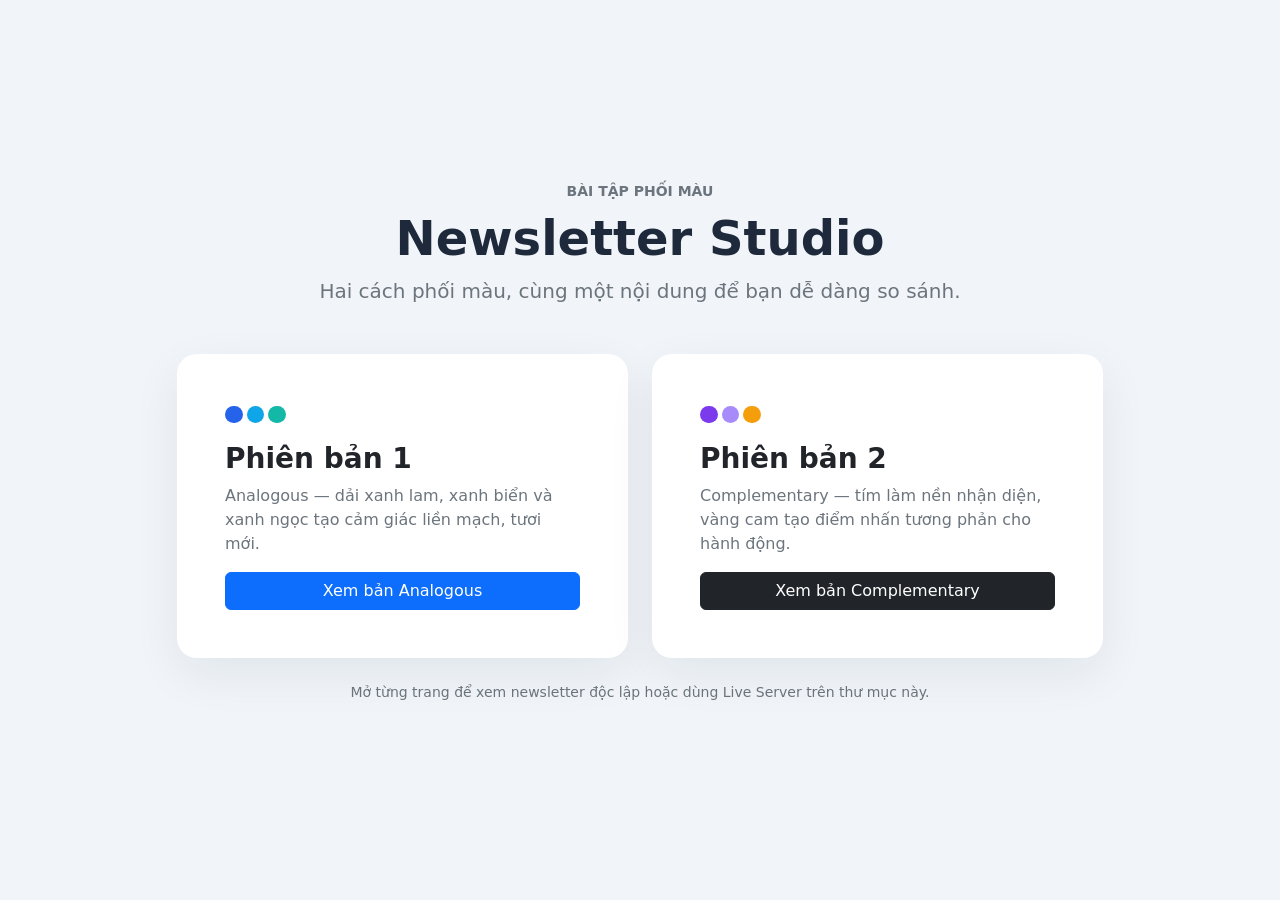
<file: newsletter-project/index.html>
<!doctype html>
<html lang="vi">
<head>
  <meta charset="utf-8">
  <meta name="viewport" content="width=device-width, initial-scale=1">
  <meta name="description" content="Hai phiên bản newsletter được phối màu theo Analogous và Complementary.">
  <title>Newsletter Studio — Chọn phiên bản</title>
  <link href="https://cdn.jsdelivr.net/npm/bootstrap@5.3.3/dist/css/bootstrap.min.css" rel="stylesheet">
  <style>
    body { min-height: 100vh; display: grid; place-items: center; background: #f1f5f9; color: #1e293b; }
    .choice { border: 0; border-radius: 1.25rem; box-shadow: 0 1rem 3rem #0f172a12; }
    .swatch { display:inline-block; width:1.1rem; height:1.1rem; border-radius:50%; vertical-align:middle; margin-right:.25rem; }
  </style>
</head>
<body>
  <main class="container py-5">
    <div class="text-center mb-5">
      <p class="text-uppercase small fw-bold text-secondary mb-2">Bài tập phối màu</p>
      <h1 class="display-5 fw-bold">Newsletter Studio</h1>
      <p class="lead text-secondary">Hai cách phối màu, cùng một nội dung để bạn dễ dàng so sánh.</p>
    </div>
    <div class="row g-4 justify-content-center">
      <div class="col-md-6 col-lg-5"><article class="card choice h-100"><div class="card-body p-4 p-lg-5">
        <div class="mb-3"><span class="swatch" style="background:#2563EB"></span><span class="swatch" style="background:#0EA5E9"></span><span class="swatch" style="background:#14B8A6"></span></div>
        <h2 class="h3 fw-bold">Phiên bản 1</h2><p class="text-secondary">Analogous — dải xanh lam, xanh biển và xanh ngọc tạo cảm giác liền mạch, tươi mới.</p>
        <a class="btn btn-primary w-100" href="newsletter-version-1.html">Xem bản Analogous</a>
      </div></article></div>
      <div class="col-md-6 col-lg-5"><article class="card choice h-100"><div class="card-body p-4 p-lg-5">
        <div class="mb-3"><span class="swatch" style="background:#7C3AED"></span><span class="swatch" style="background:#A78BFA"></span><span class="swatch" style="background:#F59E0B"></span></div>
        <h2 class="h3 fw-bold">Phiên bản 2</h2><p class="text-secondary">Complementary — tím làm nền nhận diện, vàng cam tạo điểm nhấn tương phản cho hành động.</p>
        <a class="btn btn-dark w-100" href="newsletter-version-2.html">Xem bản Complementary</a>
      </div></article></div>
    </div>
    <p class="small text-center text-secondary mt-4">Mở từng trang để xem newsletter độc lập hoặc dùng Live Server trên thư mục này.</p>
  </main>
</body>
</html>
</file>
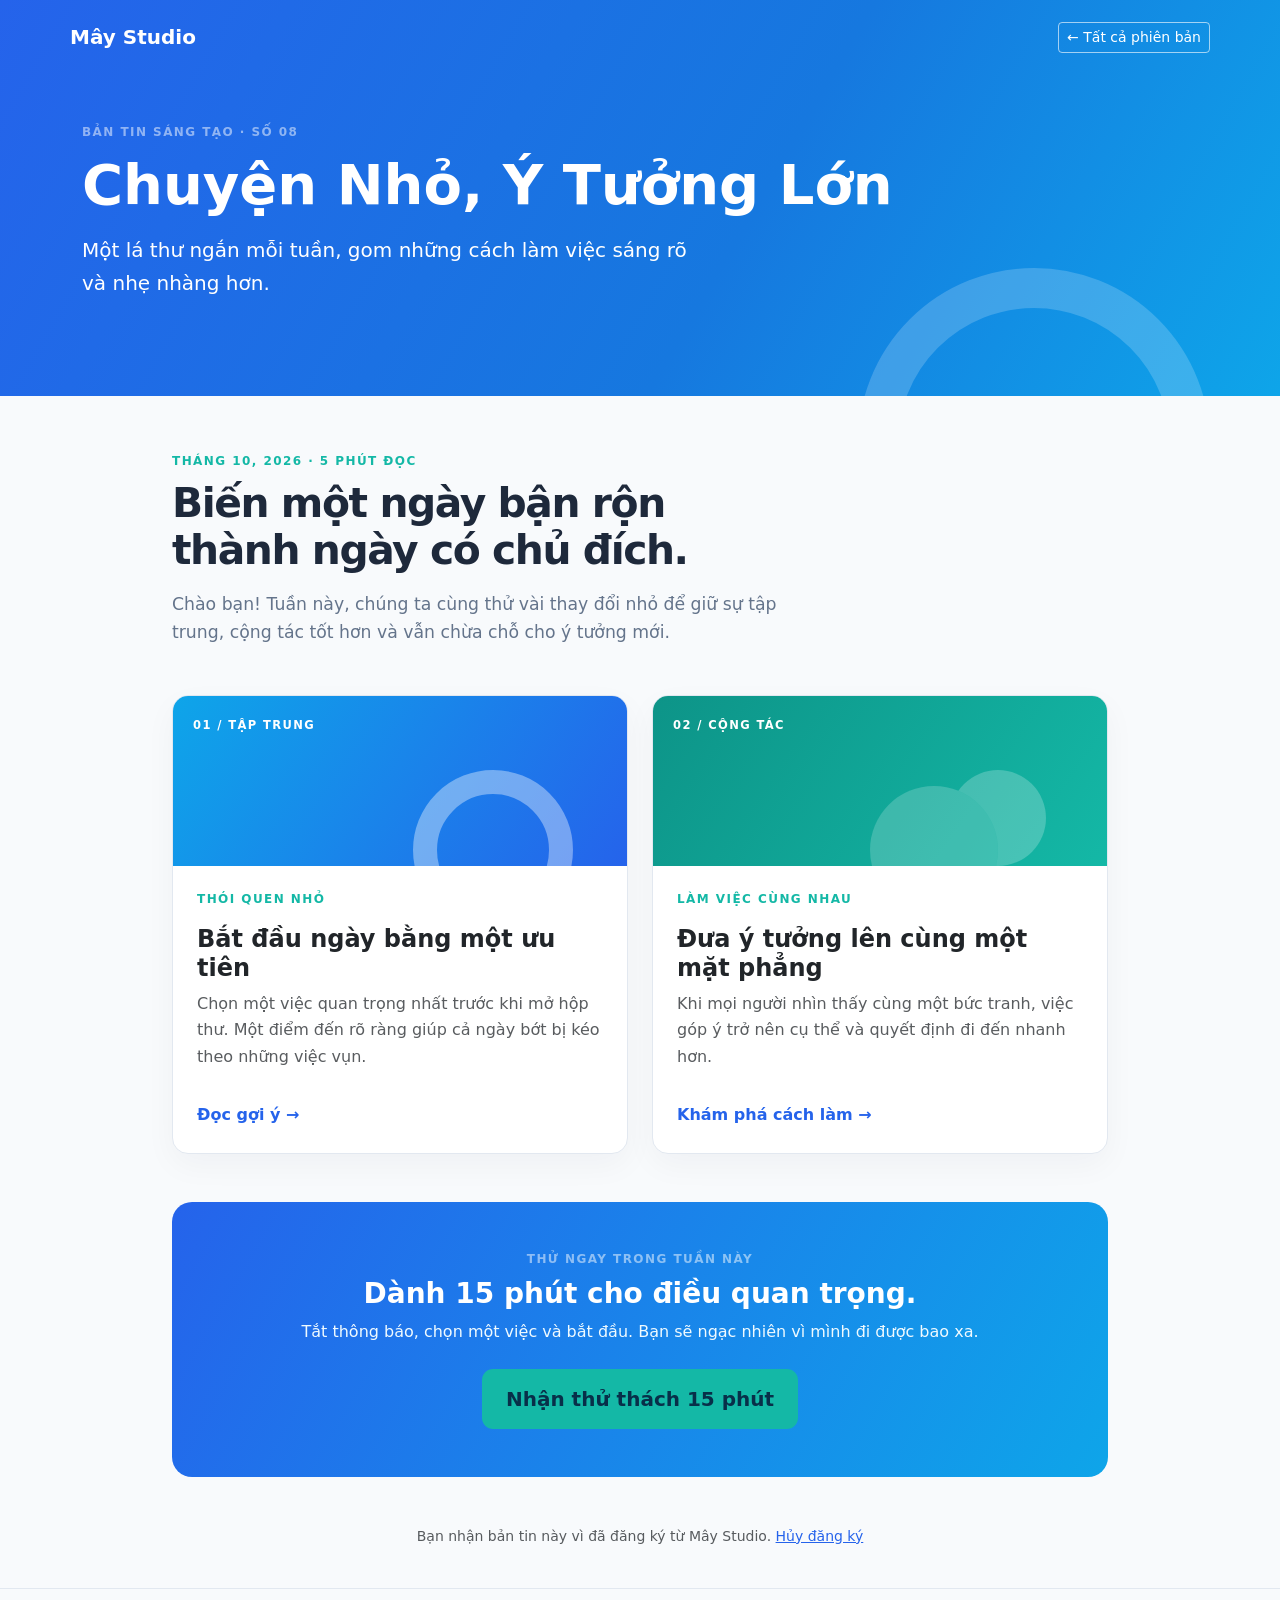
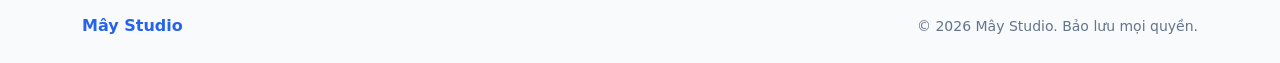
<file: newsletter-project/newsletter-version-1.html>
<!doctype html>
<html lang="vi">
<head>
  <meta charset="utf-8">
  <meta name="viewport" content="width=device-width, initial-scale=1">
  <meta name="description" content="Bản tin Chuyện Nhỏ, Ý Tưởng Lớn — phối màu Analogous.">
  <title>Chuyện Nhỏ, Ý Tưởng Lớn — Analogous</title>
  <link href="https://cdn.jsdelivr.net/npm/bootstrap@5.3.3/dist/css/bootstrap.min.css" rel="stylesheet">
  <link rel="stylesheet" href="css/common.css">
  <link rel="stylesheet" href="css/style1.css">
</head>
<body>
  <a class="skip-link" href="#main-content">Đi tới nội dung</a>
  <header class="newsletter-header primary-bg">
    <nav class="container navbar navbar-expand-sm py-3" aria-label="Điều hướng chính">
      <a class="navbar-brand fw-bold text-white" href="index.html">Mây Studio</a>
      <a class="btn btn-sm header-link ms-auto" href="index.html">← Tất cả phiên bản</a>
    </nav>
    <div class="container header-intro py-5 py-lg-6">
      <p class="eyebrow text-white-50 mb-2">BẢN TIN SÁNG TẠO · SỐ 08</p>
      <h1 class="display-4 fw-bold text-white mb-3">Chuyện Nhỏ,<br class="d-sm-none"> Ý Tưởng Lớn</h1>
      <p class="lead text-white header-copy mb-0">Một lá thư ngắn mỗi tuần, gom những cách làm việc sáng rõ và nhẹ nhàng hơn.</p>
    </div>
    <div class="header-orb" aria-hidden="true"></div>
  </header>
  <main id="main-content" class="container content-wrap">
    <section class="welcome-block mb-5">
      <p class="eyebrow text-accent mb-2">THÁNG 10, 2026 · 5 PHÚT ĐỌC</p>
      <h2 class="section-title">Biến một ngày bận rộn<br class="d-none d-sm-block"> thành ngày có chủ đích.</h2>
      <p class="section-copy">Chào bạn! Tuần này, chúng ta cùng thử vài thay đổi nhỏ để giữ sự tập trung, cộng tác tốt hơn và vẫn chừa chỗ cho ý tưởng mới.</p>
    </section>
    <div class="row g-4">
      <div class="col-md-6"><article class="story-card card h-100">
        <div class="story-art art-one"><span class="art-label">01 / TẬP TRUNG</span><span class="art-shape shape-one" aria-hidden="true"></span></div>
        <div class="card-body p-4"><p class="eyebrow text-accent">THÓI QUEN NHỎ</p><h3 class="h4 fw-bold">Bắt đầu ngày bằng một ưu tiên</h3><p class="text-muted mb-0">Chọn một việc quan trọng nhất trước khi mở hộp thư. Một điểm đến rõ ràng giúp cả ngày bớt bị kéo theo những việc vụn.</p></div>
        <div class="card-footer bg-transparent border-0 px-4 pb-4"><a href="#cta" class="story-link">Đọc gợi ý <span aria-hidden="true">→</span></a></div>
      </article></div>
      <div class="col-md-6"><article class="story-card card h-100">
        <div class="story-art art-two"><span class="art-label">02 / CỘNG TÁC</span><span class="art-shape shape-two" aria-hidden="true"></span></div>
        <div class="card-body p-4"><p class="eyebrow text-accent">LÀM VIỆC CÙNG NHAU</p><h3 class="h4 fw-bold">Đưa ý tưởng lên cùng một mặt phẳng</h3><p class="text-muted mb-0">Khi mọi người nhìn thấy cùng một bức tranh, việc góp ý trở nên cụ thể và quyết định đi đến nhanh hơn.</p></div>
        <div class="card-footer bg-transparent border-0 px-4 pb-4"><a href="#cta" class="story-link">Khám phá cách làm <span aria-hidden="true">→</span></a></div>
      </article></div>
    </div>
    <section id="cta" class="cta-panel text-center my-5 p-4 p-md-5">
      <p class="eyebrow text-white-50 mb-2">THỬ NGAY TRONG TUẦN NÀY</p><h2 class="h3 text-white fw-bold">Dành 15 phút cho điều quan trọng.</h2>
      <p class="text-white-75 mb-4">Tắt thông báo, chọn một việc và bắt đầu. Bạn sẽ ngạc nhiên vì mình đi được bao xa.</p>
      <a class="btn btn-primary-custom btn-lg" href="mailto:hello@maystudio.example?subject=Thu%20thach%2015%20phut">Nhận thử thách 15 phút</a>
    </section>
    <p class="text-center small text-muted pb-4">Bạn nhận bản tin này vì đã đăng ký từ Mây Studio. <a href="mailto:hello@maystudio.example?subject=Huy%20dang%20ky">Hủy đăng ký</a></p>
  </main>
  <footer class="newsletter-footer py-4"><div class="container d-flex flex-column flex-sm-row justify-content-between align-items-center gap-2"><a class="fw-bold text-decoration-none" href="index.html">Mây Studio</a><small>© 2026 Mây Studio. Bảo lưu mọi quyền.</small></div></footer>
</body>
</html>
</file>
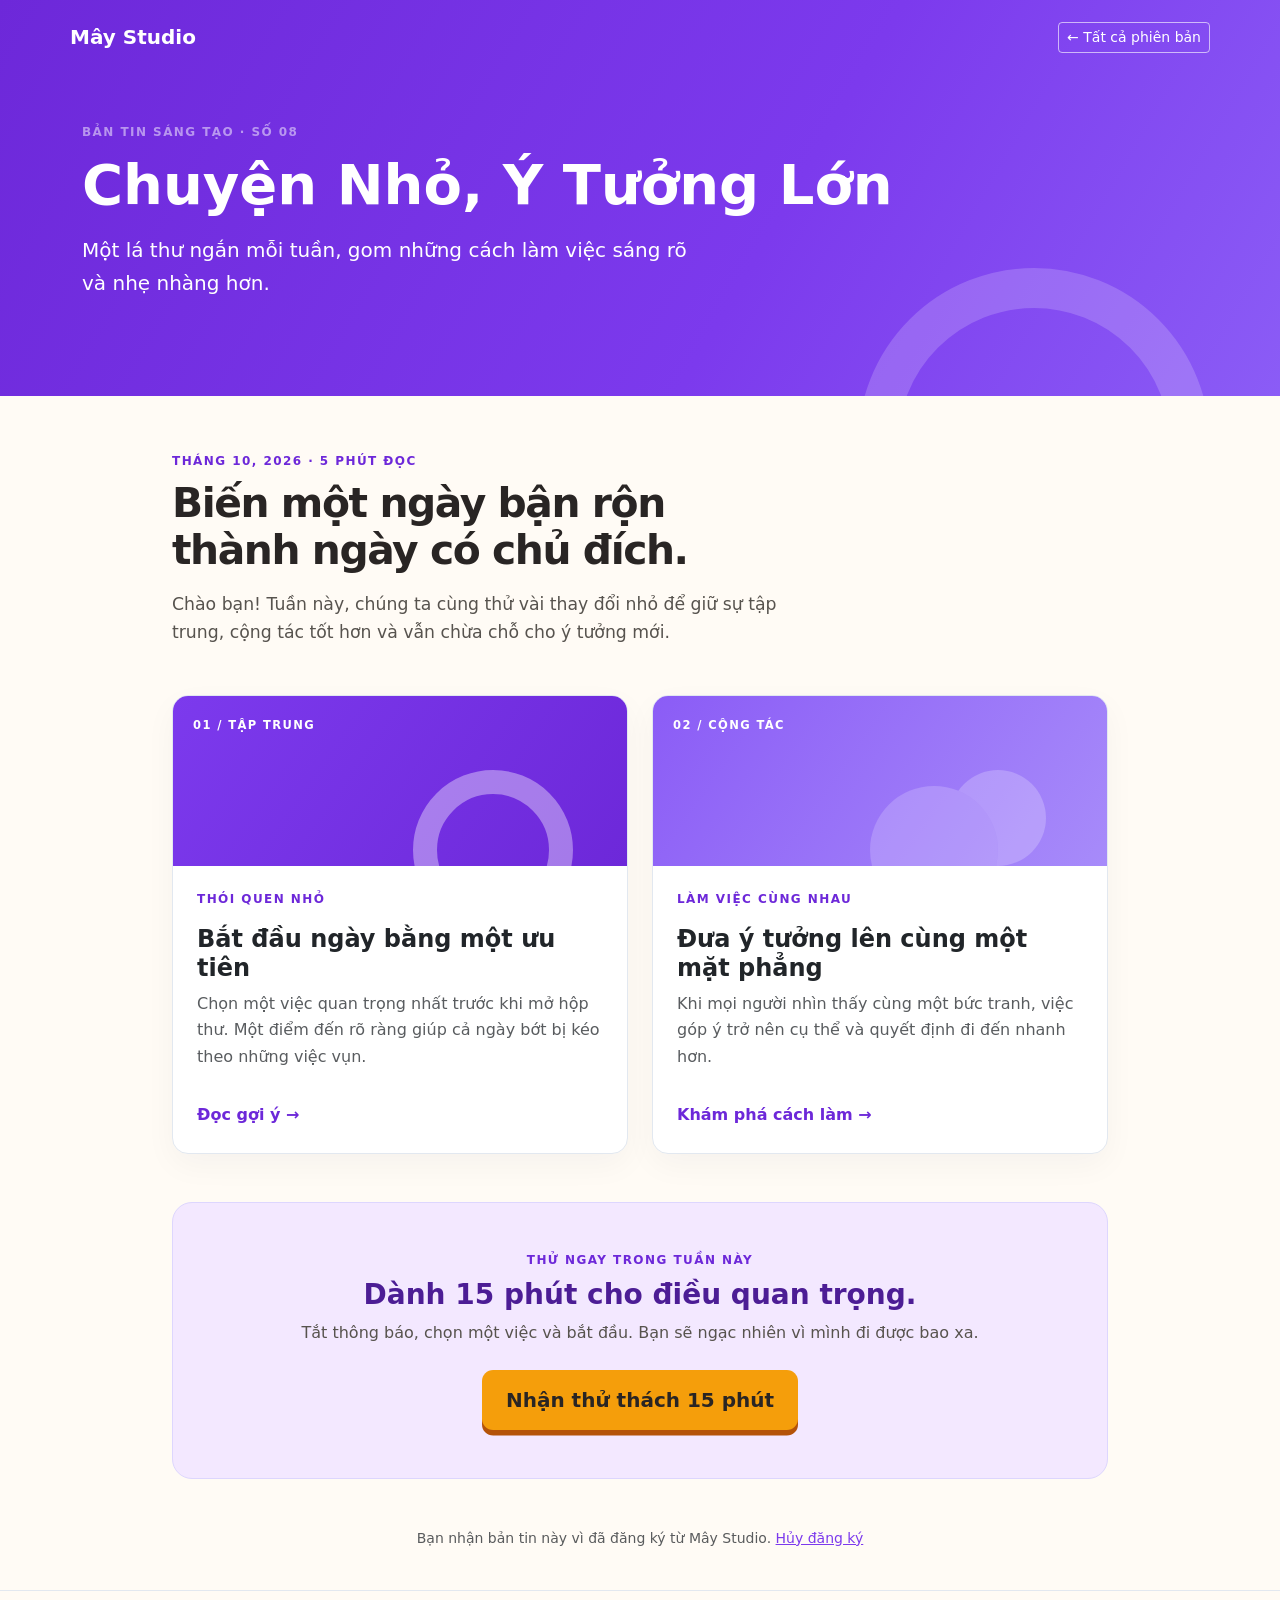
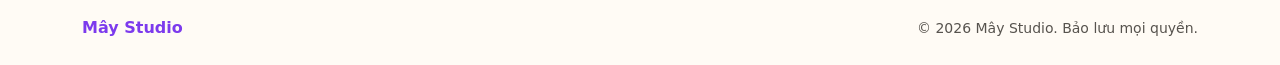
<file: newsletter-project/newsletter-version-2.html>
<!doctype html>
<html lang="vi">
<head>
  <meta charset="utf-8">
  <meta name="viewport" content="width=device-width, initial-scale=1">
  <meta name="description" content="Bản tin Chuyện Nhỏ, Ý Tưởng Lớn — phối màu Complementary.">
  <title>Chuyện Nhỏ, Ý Tưởng Lớn — Complementary</title>
  <link href="https://cdn.jsdelivr.net/npm/bootstrap@5.3.3/dist/css/bootstrap.min.css" rel="stylesheet">
  <link rel="stylesheet" href="css/common.css">
  <link rel="stylesheet" href="css/style2.css">
</head>
<body>
  <a class="skip-link" href="#main-content">Đi tới nội dung</a>
  <header class="newsletter-header primary-bg">
    <nav class="container navbar navbar-expand-sm py-3" aria-label="Điều hướng chính">
      <a class="navbar-brand fw-bold text-white" href="index.html">Mây Studio</a>
      <a class="btn btn-sm header-link ms-auto" href="index.html">← Tất cả phiên bản</a>
    </nav>
    <div class="container header-intro py-5 py-lg-6">
      <p class="eyebrow text-white-50 mb-2">BẢN TIN SÁNG TẠO · SỐ 08</p>
      <h1 class="display-4 fw-bold text-white mb-3">Chuyện Nhỏ,<br class="d-sm-none"> Ý Tưởng Lớn</h1>
      <p class="lead text-white header-copy mb-0">Một lá thư ngắn mỗi tuần, gom những cách làm việc sáng rõ và nhẹ nhàng hơn.</p>
    </div>
    <div class="header-orb" aria-hidden="true"></div>
  </header>
  <main id="main-content" class="container content-wrap">
    <section class="welcome-block mb-5">
      <p class="eyebrow text-accent mb-2">THÁNG 10, 2026 · 5 PHÚT ĐỌC</p>
      <h2 class="section-title">Biến một ngày bận rộn<br class="d-none d-sm-block"> thành ngày có chủ đích.</h2>
      <p class="section-copy">Chào bạn! Tuần này, chúng ta cùng thử vài thay đổi nhỏ để giữ sự tập trung, cộng tác tốt hơn và vẫn chừa chỗ cho ý tưởng mới.</p>
    </section>
    <div class="row g-4">
      <div class="col-md-6"><article class="story-card card h-100">
        <div class="story-art art-one"><span class="art-label">01 / TẬP TRUNG</span><span class="art-shape shape-one" aria-hidden="true"></span></div>
        <div class="card-body p-4"><p class="eyebrow text-accent">THÓI QUEN NHỎ</p><h3 class="h4 fw-bold">Bắt đầu ngày bằng một ưu tiên</h3><p class="text-muted mb-0">Chọn một việc quan trọng nhất trước khi mở hộp thư. Một điểm đến rõ ràng giúp cả ngày bớt bị kéo theo những việc vụn.</p></div>
        <div class="card-footer bg-transparent border-0 px-4 pb-4"><a href="#cta" class="story-link">Đọc gợi ý <span aria-hidden="true">→</span></a></div>
      </article></div>
      <div class="col-md-6"><article class="story-card card h-100">
        <div class="story-art art-two"><span class="art-label">02 / CỘNG TÁC</span><span class="art-shape shape-two" aria-hidden="true"></span></div>
        <div class="card-body p-4"><p class="eyebrow text-accent">LÀM VIỆC CÙNG NHAU</p><h3 class="h4 fw-bold">Đưa ý tưởng lên cùng một mặt phẳng</h3><p class="text-muted mb-0">Khi mọi người nhìn thấy cùng một bức tranh, việc góp ý trở nên cụ thể và quyết định đi đến nhanh hơn.</p></div>
        <div class="card-footer bg-transparent border-0 px-4 pb-4"><a href="#cta" class="story-link">Khám phá cách làm <span aria-hidden="true">→</span></a></div>
      </article></div>
    </div>
    <section id="cta" class="cta-panel text-center my-5 p-4 p-md-5">
      <p class="eyebrow cta-eyebrow mb-2">THỬ NGAY TRONG TUẦN NÀY</p><h2 class="h3 fw-bold">Dành 15 phút cho điều quan trọng.</h2>
      <p class="cta-copy mb-4">Tắt thông báo, chọn một việc và bắt đầu. Bạn sẽ ngạc nhiên vì mình đi được bao xa.</p>
      <a class="btn btn-primary-custom btn-lg" href="mailto:hello@maystudio.example?subject=Thu%20thach%2015%20phut">Nhận thử thách 15 phút</a>
    </section>
    <p class="text-center small text-muted pb-4">Bạn nhận bản tin này vì đã đăng ký từ Mây Studio. <a href="mailto:hello@maystudio.example?subject=Huy%20dang%20ky">Hủy đăng ký</a></p>
  </main>
  <footer class="newsletter-footer py-4"><div class="container d-flex flex-column flex-sm-row justify-content-between align-items-center gap-2"><a class="fw-bold text-decoration-none" href="index.html">Mây Studio</a><small>© 2026 Mây Studio. Bảo lưu mọi quyền.</small></div></footer>
</body>
</html>
</file>
<file: newsletter-project/css/common.css>
:root {
  color-scheme: light;
  --primary-color: #2563EB;
  --secondary-color: #0EA5E9;
  --accent-color: #14B8A6;
  --background-color: #F8FAFC;
  --text-color: #1E293B;
  --card-color: #FFFFFF;
  --muted-color: #64748B;
  --focus-color: #111827;
}

* { box-sizing: border-box; }
html { scroll-behavior: smooth; }
body { margin: 0; background: var(--background-color); color: var(--text-color); font-family: Inter, ui-sans-serif, system-ui, -apple-system, "Segoe UI", sans-serif; line-height: 1.65; }
a { color: var(--primary-color); }
a:hover { color: var(--secondary-color); }
a:focus-visible, .btn:focus-visible { outline: 3px solid var(--focus-color); outline-offset: 3px; box-shadow: 0 0 0 5px #fff; }
.skip-link { position: absolute; top: .5rem; left: .5rem; z-index: 20; padding: .65rem 1rem; transform: translateY(-160%); background: #fff; color: #111827; border-radius: .5rem; }
.skip-link:focus { transform: translateY(0); }
.primary-bg { background-color: var(--primary-color); }
.secondary-bg { background-color: var(--secondary-color); }
.accent-bg { background-color: var(--accent-color); }
.text-primary-color { color: var(--primary-color) !important; }
.text-accent { color: var(--accent-color); }
.newsletter-header { position: relative; overflow: hidden; isolation: isolate; }
.newsletter-header > *:not(.header-orb) { position: relative; z-index: 1; }
.header-intro { padding-bottom: 6rem !important; }
.header-copy { max-width: 39rem; }
.header-link { color: #fff; border: 1px solid #ffffff9c; }
.header-link:hover { color: var(--text-color); background: #fff; }
.header-orb { position: absolute; z-index: 0; width: 22rem; height: 22rem; right: max(5%, calc((100vw - 1140px) / 2)); bottom: -14rem; border: 2.5rem solid #ffffff24; border-radius: 50%; }
.content-wrap { max-width: 960px; padding-top: 3.5rem; }
.welcome-block { max-width: 690px; }
.eyebrow { font-size: .75rem; font-weight: 800; letter-spacing: .12em; }
.section-title { max-width: 650px; margin-bottom: 1rem; font-size: clamp(1.8rem, 4vw, 2.55rem); font-weight: 750; letter-spacing: -.035em; line-height: 1.15; }
.section-copy { max-width: 620px; color: var(--muted-color); font-size: 1.08rem; }
.story-card { overflow: hidden; border: 1px solid #e2e8f0; border-radius: 1rem; background: var(--card-color); box-shadow: 0 .7rem 2rem #0f172a0a; transition: transform .2s ease, box-shadow .2s ease; }
.story-card:hover { transform: translateY(-4px); box-shadow: 0 1rem 2.5rem #0f172a14; }
.story-art { position: relative; display: flex; align-items: flex-start; min-height: 170px; overflow: hidden; padding: 1.25rem; }
.art-label { position: relative; z-index: 1; color: #fff; font-size: .72rem; font-weight: 800; letter-spacing: .12em; }
.art-shape { position: absolute; display: block; border-radius: 50%; }
.shape-one { width: 10rem; height: 10rem; right: 12%; bottom: -4rem; border: 1.5rem solid #ffffff60; }
.shape-two { width: 8rem; height: 8rem; right: 24%; bottom: -3rem; background: #ffffff30; box-shadow: 4rem -2rem 0 -1rem #ffffff38; }
.story-link { color: var(--primary-color); font-weight: 700; text-decoration: none; }
.story-link:hover { text-decoration: underline; }
.cta-panel { border-radius: 1.25rem; }
.btn-primary-custom { padding: .8rem 1.4rem; border: 2px solid transparent; border-radius: .7rem; background: var(--accent-color); color: #082f49; font-weight: 750; }
.btn-primary-custom:hover { border-color: currentColor; background: var(--secondary-color); color: #082f49; }
.newsletter-footer { border-top: 1px solid #e2e8f0; color: var(--muted-color); }
.newsletter-footer a { color: var(--primary-color); }
@media (prefers-reduced-motion: reduce) { *, *::before, *::after { scroll-behavior: auto !important; transition-duration: .01ms !important; } }
@media (max-width: 575.98px) { .content-wrap { padding-top: 2.5rem; } .header-intro { padding-bottom: 4.5rem !important; } .story-art { min-height: 145px; } }
</file>
<file: newsletter-project/css/style1.css>
:root {
  --primary-color: #2563EB;
  --secondary-color: #0EA5E9;
  --accent-color: #14B8A6;
  --background-color: #F8FAFC;
  --text-color: #1E293B;
  --card-color: #FFFFFF;
  --muted-color: #64748B;
  --focus-color: #111827;
}
.newsletter-header { background-image: linear-gradient(120deg, var(--primary-color), #1678df 58%, var(--secondary-color)); }
.header-orb { border-color: #ffffff30; }
.art-one { background: linear-gradient(125deg, var(--secondary-color), var(--primary-color)); }
.art-two { background: linear-gradient(125deg, #0d9488, var(--accent-color)); }
.cta-panel { background: linear-gradient(120deg, var(--primary-color), var(--secondary-color)); }
.cta-panel .text-white-75 { color: #effaff; }
</file>
<file: newsletter-project/css/style2.css>
:root {
  --primary-color: #7C3AED;
  --secondary-color: #A78BFA;
  --accent-color: #F59E0B;
  --background-color: #FFFBF5;
  --text-color: #292524;
  --card-color: #FFFFFF;
  --muted-color: #57534E;
  --focus-color: #1c1917;
}
.newsletter-header { background-image: linear-gradient(120deg, #6D28D9, var(--primary-color) 60%, #8B5CF6); }
.header-orb { border-color: #ffffff2e; }
.art-one { background: linear-gradient(125deg, var(--primary-color), #6D28D9); }
.art-two { background: linear-gradient(125deg, #8B5CF6, var(--secondary-color)); }
.cta-panel { background: #F3E8FF; border: 1px solid #DDD6FE; }
.cta-panel h2 { color: #4C1D95; }
.cta-eyebrow { color: #6D28D9; }
.cta-copy { color: #57534E; }
.btn-primary-custom { background: var(--accent-color); color: #292524; box-shadow: 0 .35rem 0 #b45309; }
.btn-primary-custom:hover { background: #FBBF24; color: #292524; transform: translateY(-1px); }
.story-link { color: #6D28D9; }
.text-accent { color: #6D28D9; }
</file>
